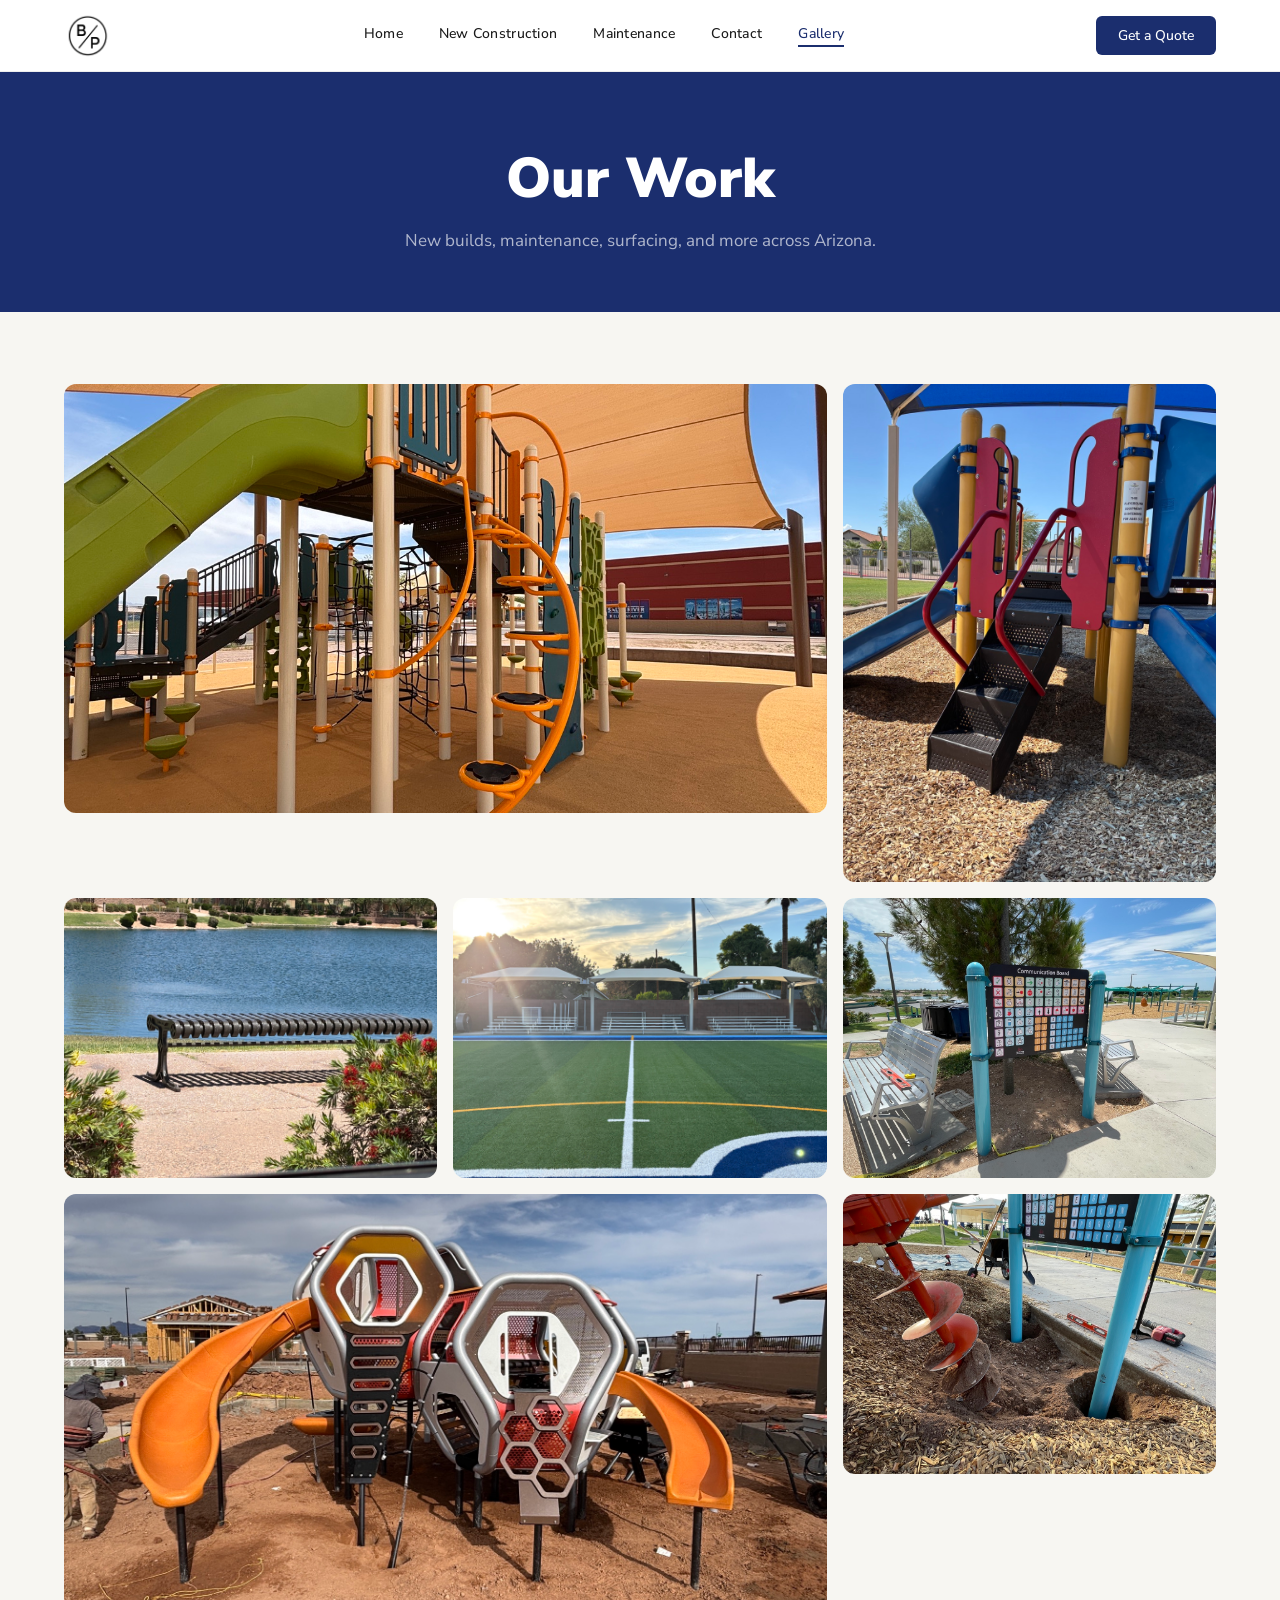
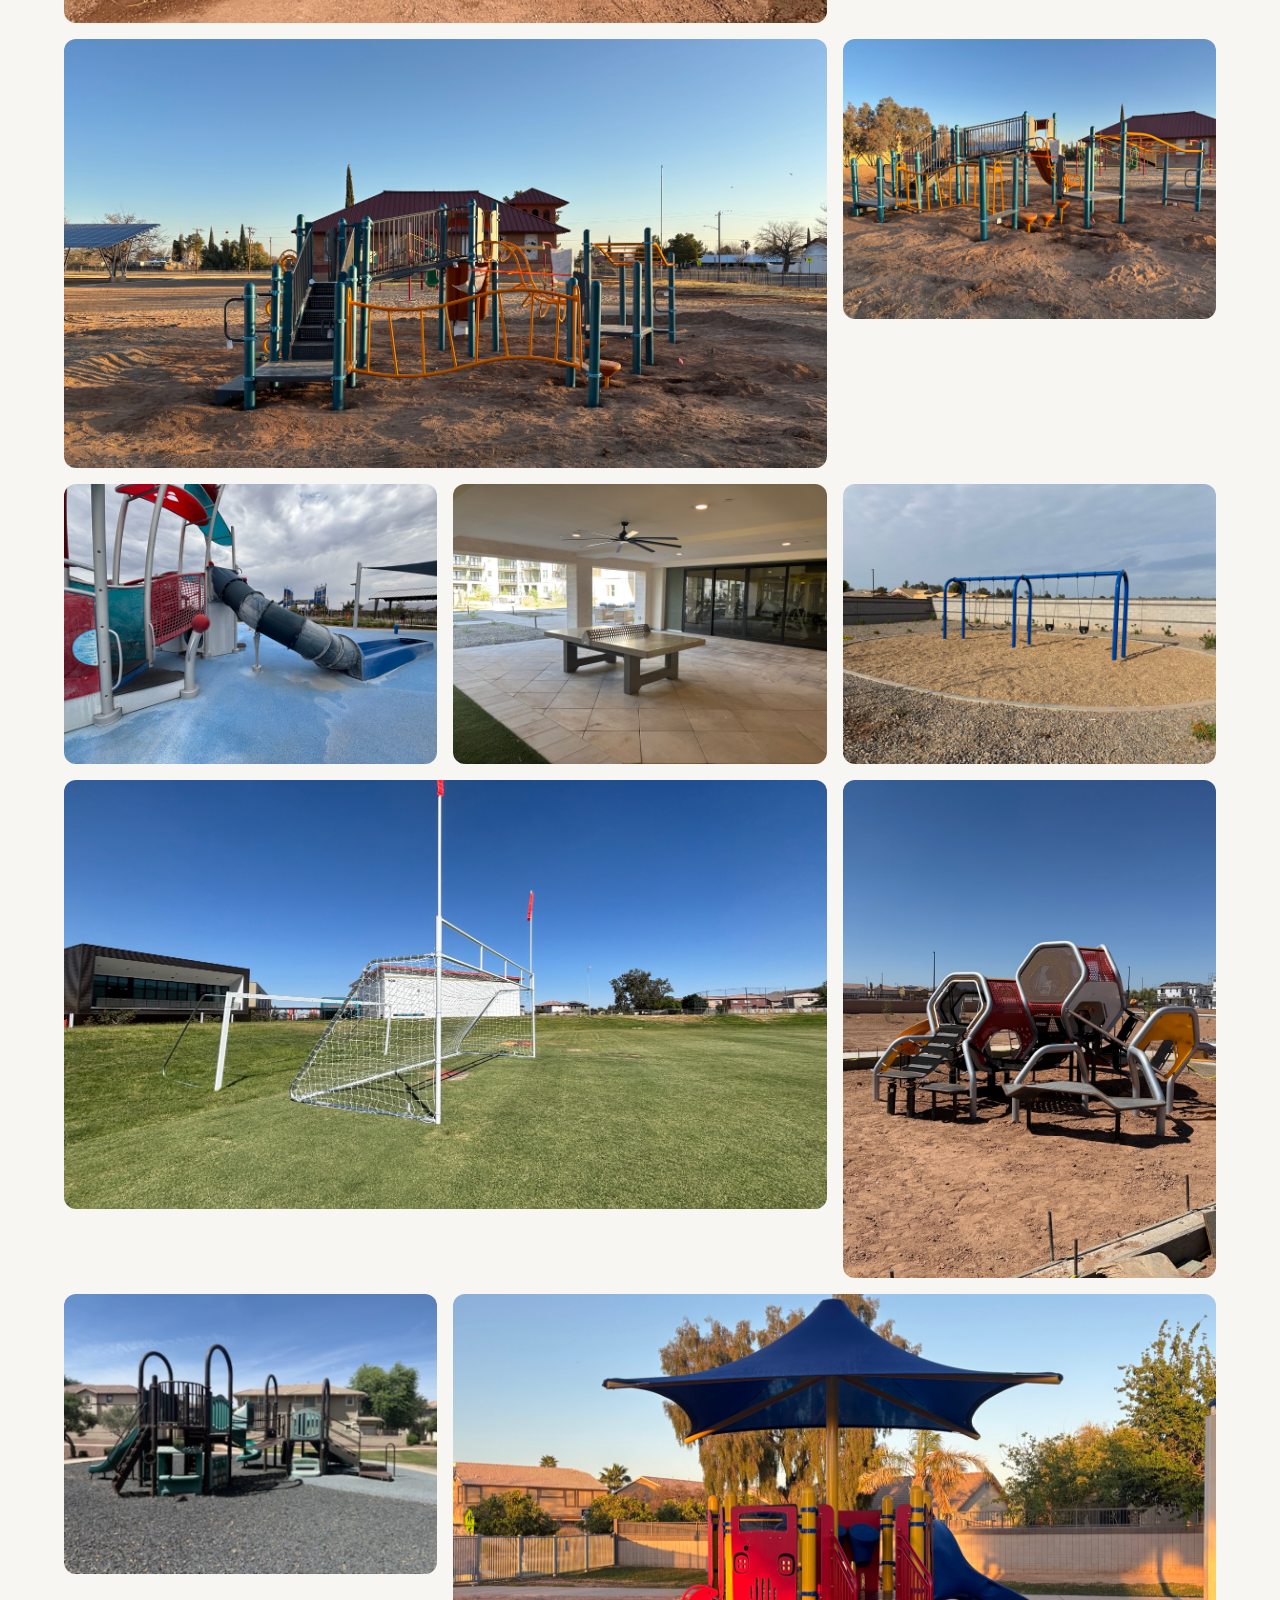
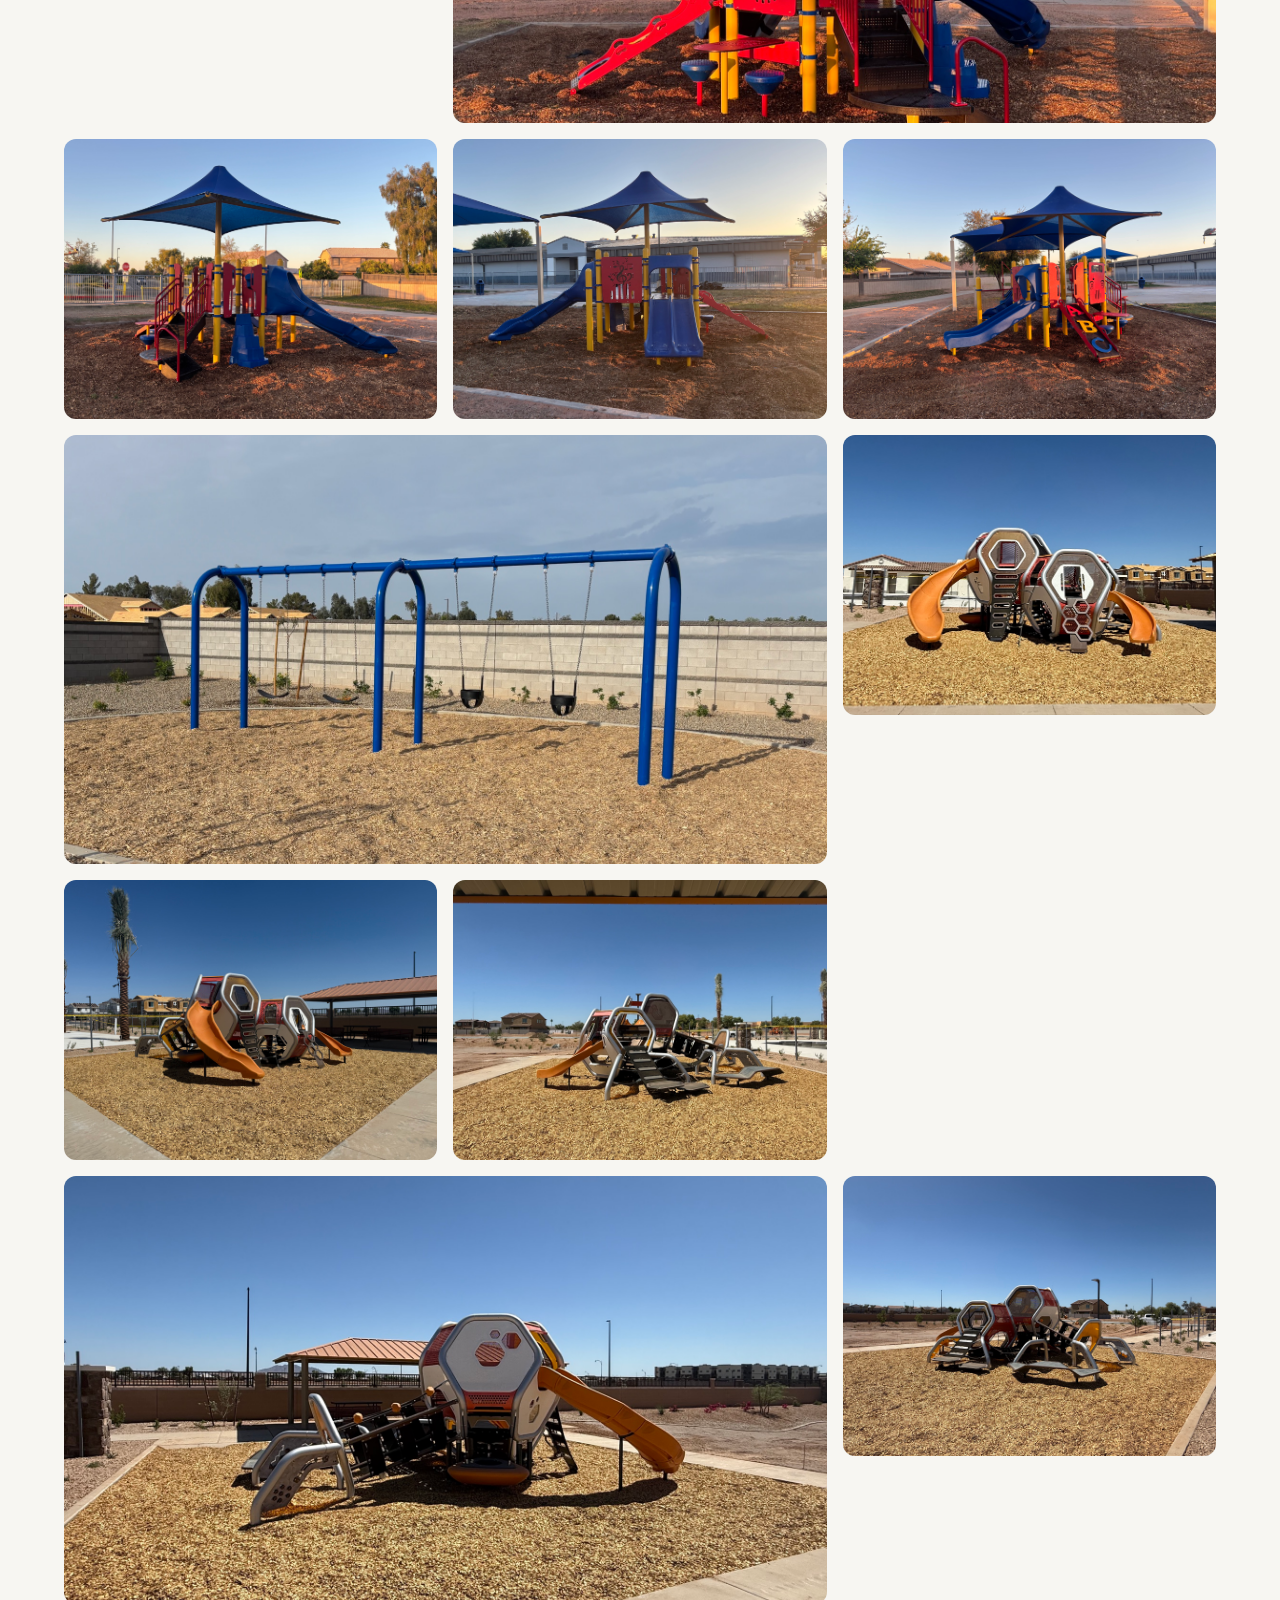
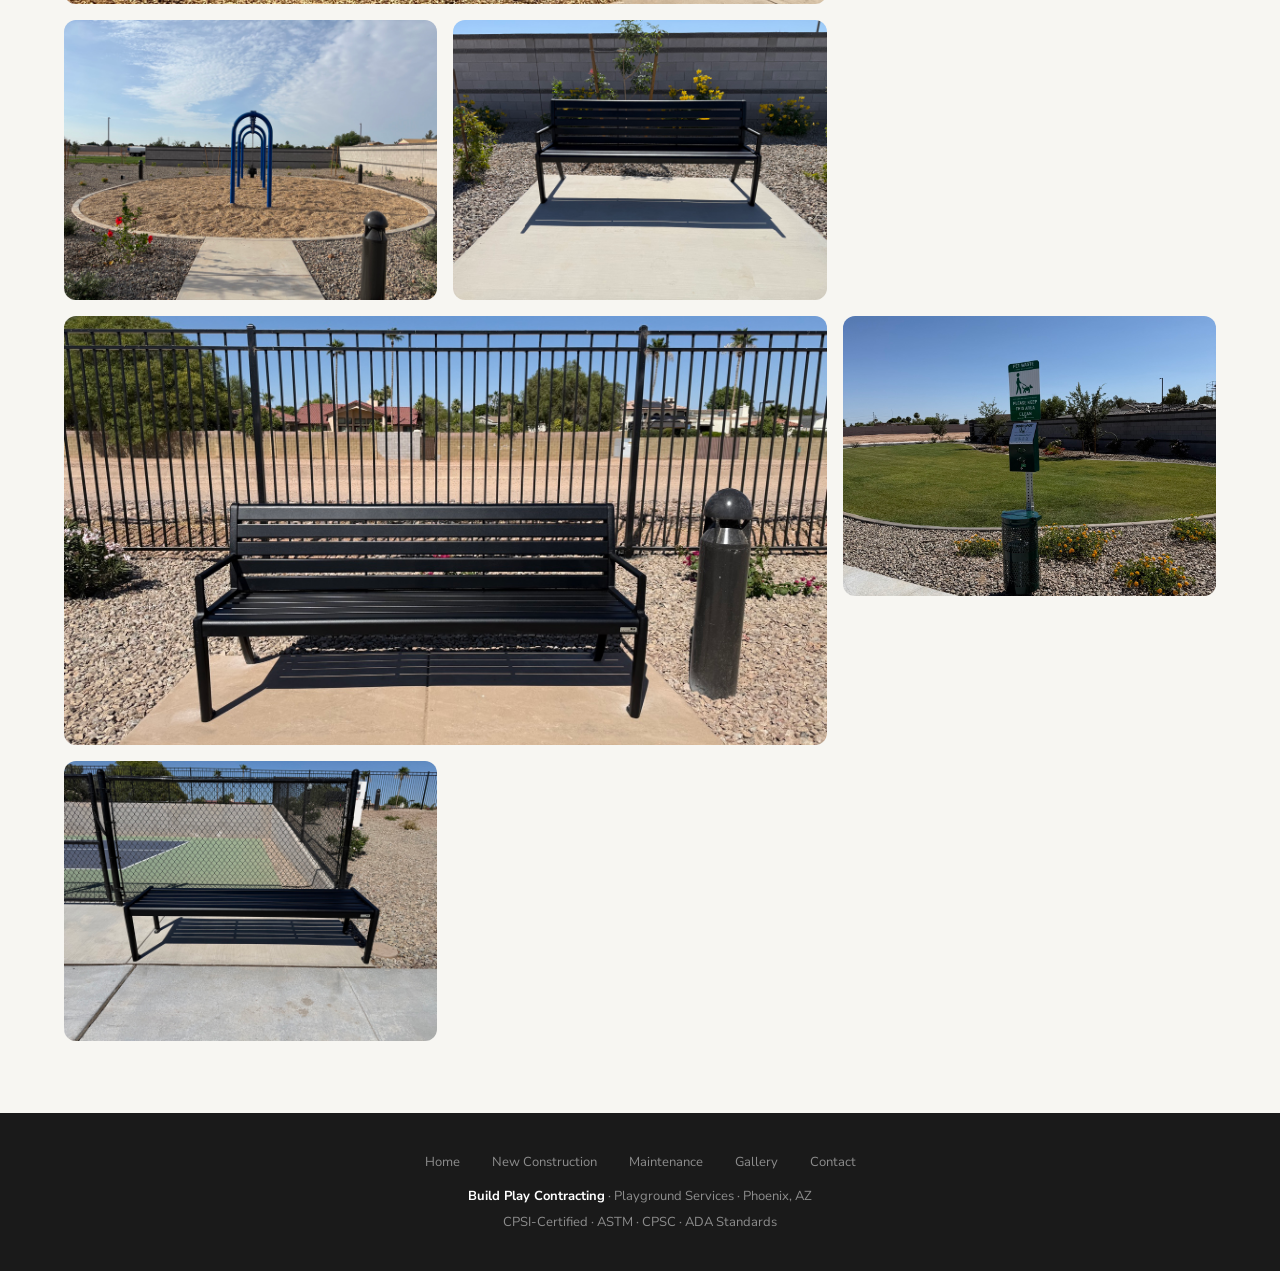
<file: gallery.html>
<!DOCTYPE html>
<html lang="en">
<head>
<meta charset="UTF-8"/>
<meta name="viewport" content="width=device-width, initial-scale=1.0"/>
<title>Gallery — Build Play Contracting</title>
<meta name="description" content="Browse playground construction, maintenance, and surfacing projects completed by Build Play Contracting across Arizona."/>
<link rel="canonical" href="https://buildplaycontracting.com/gallery.html"/>
<meta property="og:site_name" content="Build Play Contracting"/>
<meta property="og:type" content="website"/>
<meta property="og:title" content="Project Gallery — Build Play Contracting"/>
<meta property="og:description" content="Playground builds, maintenance, and surfacing projects across Arizona."/>
<meta property="og:url" content="https://buildplaycontracting.com/gallery.html"/>
<meta property="og:image" content="https://buildplaycontracting.com/img6.jpg"/>
<link href="https://fonts.googleapis.com/css2?family=Nunito+Sans:wght@400;500;600;700;900&display=swap" rel="stylesheet"/>
<style>
:root {
  --navy: #1B2E6E;
  --red: #C0392B;
  --yellow: #F2B01E;
  --charcoal: #1a1a1a;
  --offwhite: #F7F6F2;
  --mid: #6b6b6b;
  --light: #edecea;
}
*, *::before, *::after { box-sizing: border-box; margin: 0; padding: 0; }
html { scroll-behavior: smooth; }
body { font-family: 'Nunito Sans', sans-serif; background: var(--offwhite); color: var(--charcoal); overflow-x: hidden; }
nav {
  position: fixed; top: 0; left: 0; right: 0; z-index: 100;
  display: flex; align-items: center; justify-content: space-between;
  padding: 0 5%; height: 72px; background: white; overflow: visible;
  border-bottom: 1px solid rgba(0,0,0,0.07);
}
.nav-logo { display: flex; align-items: center; text-decoration: none; }
.nav-links { display: flex; gap: 36px; }
.nav-links a { text-decoration: none; font-size: 14px; font-weight: 500; color: var(--charcoal); letter-spacing: 0.02em; transition: color 0.2s; }
.nav-links a:hover { color: var(--navy); }
.nav-links a.active { color: var(--navy); font-weight: 500; border-bottom: 2px solid var(--navy); padding-bottom: 2px; }
.nav-cta { background: var(--navy); color: white; border: none; padding: 10px 22px; border-radius: 6px; font-family: 'Nunito Sans', sans-serif; font-size: 14px; font-weight: 500; cursor: pointer; text-decoration: none; transition: background 0.2s; }
.nav-cta:hover { background: #142258; }
.nav-hamburger {
  display: none; background: none; border: none; cursor: pointer;
  padding: 8px; flex-direction: column; gap: 5px; flex-shrink: 0;
}
.nav-hamburger span {
  display: block; width: 22px; height: 2px;
  background: var(--charcoal); border-radius: 2px;
  transition: transform 0.25s, opacity 0.25s;
}
.nav-hamburger.open span:nth-child(1) { transform: translateY(7px) rotate(45deg); }
.nav-hamburger.open span:nth-child(2) { opacity: 0; }
.nav-hamburger.open span:nth-child(3) { transform: translateY(-7px) rotate(-45deg); }
.nav-mobile {
  display: none; position: fixed; top: 60px; left: 0; right: 0;
  background: white; border-bottom: 1px solid rgba(0,0,0,0.08);
  padding: 8px 6% 20px; flex-direction: column; z-index: 99;
  box-shadow: 0 8px 24px rgba(0,0,0,0.08);
}
.nav-mobile.open { display: flex; }
.nav-mobile a {
  text-decoration: none; font-size: 16px; font-weight: 500;
  color: var(--charcoal); padding: 14px 0;
  border-bottom: 1px solid var(--light);
}
.nav-mobile a:last-child { border-bottom: none; }
.nav-mobile a.active { color: var(--navy); }
.nav-mobile-cta {
  background: var(--navy); color: white !important; border-radius: 6px;
  padding: 14px !important; text-align: center; margin-top: 8px;
  border-bottom: none !important;
}
.page-header {
  padding: 140px 5% 60px;
  background: var(--navy);
  text-align: center;
}
.page-header h1 { font-size: clamp(36px, 5vw, 56px); font-weight: 900; color: white; margin-bottom: 12px; }
.page-header p { font-size: 17px; color: rgba(255,255,255,0.65); }
.gallery-section { padding: 72px 5%; }
.gallery-section .section-inner { max-width: 1200px; margin: 0 auto; }
.gallery-grid {
  display: grid;
  grid-template-columns: repeat(3, 1fr);
  gap: 16px;
}
.gallery-item { border-radius: 12px; overflow: hidden; aspect-ratio: 4/3; }
.gallery-item img { width: 100%; height: 100%; object-fit: cover; display: block; transition: transform 0.4s; }
.gallery-item:hover img { transform: scale(1.04); }
.gallery-item.wide { grid-column: span 2; aspect-ratio: 16/9; }
.gallery-item.tall { aspect-ratio: 3/4; }
footer { background: var(--charcoal); color: rgba(255,255,255,0.5); padding: 40px 5%; text-align: center; font-size: 13px; }
footer strong { color: white; }
.footer-links { display: flex; justify-content: center; gap: 32px; margin-bottom: 16px; flex-wrap: wrap; }
.footer-links a { color: rgba(255,255,255,0.5); text-decoration: none; font-size: 13px; transition: color 0.2s; }
.footer-links a:hover { color: white; }
.fade-up { opacity: 0; transform: translateY(24px); transition: opacity 0.6s ease, transform 0.6s ease; }
.fade-up.visible { opacity: 1; transform: translateY(0); }
@media (max-width: 768px) {
  nav { padding: 0 4%; height: 60px; }
  .nav-links { display: none; }
  .nav-hamburger { display: flex; }
  .nav-logo img { height: 44px !important; }
  .nav-cta { display: none; }
  .page-header { padding: 100px 6% 48px; }
  .gallery-section { padding: 48px 4%; }
  .gallery-grid { grid-template-columns: 1fr 1fr; gap: 10px; }
  .gallery-item.wide { grid-column: span 2; }
}
@media (max-width: 480px) {
  .gallery-section { padding: 40px 4%; }
  .gallery-grid { grid-template-columns: 1fr 1fr; gap: 8px; }
  .gallery-item, .gallery-item.wide, .gallery-item.tall { grid-column: span 1; aspect-ratio: 1 / 1; }
}
</style>
</head>
<body>

<!-- NAV -->
<nav>
  <a href="/" class="nav-logo">
    <img src="logo-mark.png" alt="Build Play Contracting" style="height:48px;"/>
  </a>
  <div class="nav-links">
    <a href="/">Home</a>
    <a href="new-build.html">New Construction</a>
    <a href="maintenance.html">Maintenance</a>
    <a href="/#contact">Contact</a>
    <a href="gallery.html" class="active">Gallery</a>
  </div>
  <a href="/#contact" class="nav-cta">Get a Quote</a>
  <button class="nav-hamburger" id="hamburger" aria-label="Menu">
    <span></span><span></span><span></span>
  </button>
</nav>
<div class="nav-mobile" id="nav-mobile">
  <a href="/">Home</a>
  <a href="new-build.html">New Construction</a>
  <a href="maintenance.html">Maintenance</a>
  <a href="/#contact">Contact</a>
  <a href="gallery.html" class="active">Gallery</a>
  <a href="/#contact" class="nav-mobile-cta">Get a Quote</a>
</div>

<!-- HEADER -->
<div class="page-header">
  <h1>Our Work</h1>
  <p>New builds, maintenance, surfacing, and more across Arizona.</p>
</div>

<!-- GALLERY -->
<section class="gallery-section">
  <div class="section-inner">
    <div class="gallery-grid fade-up">
      <div class="gallery-item wide">
        <img src="img1.jpg" alt="Playground under shade sail"/>
      </div>
      <div class="gallery-item tall">
        <img src="img2.jpg" alt="Playground equipment"/>
      </div>
      <div class="gallery-item">
        <img src="img3.jpg" alt="Park bench"/>
      </div>
      <div class="gallery-item">
        <img src="img4.jpg" alt="Sports court"/>
      </div>
      <div class="gallery-item">
        <img src="img5.jpg" alt="Communication board"/>
      </div>
      <div class="gallery-item wide">
        <img src="img6.jpg" alt="Playground structure"/>
      </div>
      <div class="gallery-item">
        <img src="img7.jpg" alt="Playground amenity"/>
      </div>
      <div class="gallery-item wide">
        <img src="img8.jpg" alt="Playground equipment"/>
      </div>
      <div class="gallery-item">
        <img src="img9.jpg" alt="Playground site"/>
      </div>
      <div class="gallery-item">
        <img src="img10.jpg" alt="Playground maintenance"/>
      </div>
      <div class="gallery-item">
        <img src="img11.jpg" alt="Playground surface"/>
      </div>
      <div class="gallery-item">
        <img src="img12.jpg" alt="Park amenity"/>
      </div>
      <div class="gallery-item wide">
        <img src="img13.jpg" alt="Playground project"/>
      </div>
      <div class="gallery-item tall">
        <img src="img14.jpg" alt="Playground safety"/>
      </div>
      <div class="gallery-item">
        <img src="img15.jpg" alt="Playground completed"/>
      </div>
      <div class="gallery-item wide">
        <img src="img16.jpg" alt="Playground installation" loading="lazy"/>
      </div>
      <div class="gallery-item">
        <img src="img17.jpg" alt="Playground equipment" loading="lazy"/>
      </div>
      <div class="gallery-item">
        <img src="img18.jpg" alt="Playground structure" loading="lazy"/>
      </div>
      <div class="gallery-item">
        <img src="img19.jpg" alt="Play area" loading="lazy"/>
      </div>
      <div class="gallery-item wide">
        <img src="img20.jpg" alt="Completed playground" loading="lazy"/>
      </div>
      <div class="gallery-item">
        <img src="img21.jpg" alt="Playground with slides" loading="lazy"/>
      </div>
      <div class="gallery-item">
        <img src="img22.jpg" alt="Park play structure" loading="lazy"/>
      </div>
      <div class="gallery-item">
        <img src="img23.jpg" alt="Outdoor play space" loading="lazy"/>
      </div>
      <div class="gallery-item wide">
        <img src="img24.jpg" alt="Playground project" loading="lazy"/>
      </div>
      <div class="gallery-item">
        <img src="img25.jpg" alt="Community playground" loading="lazy"/>
      </div>
      <div class="gallery-item">
        <img src="img26.jpg" alt="Park amenity" loading="lazy"/>
      </div>
      <div class="gallery-item">
        <img src="img27.jpg" alt="Site furnishings" loading="lazy"/>
      </div>
      <div class="gallery-item wide">
        <img src="img28.jpg" alt="Playground installation" loading="lazy"/>
      </div>
      <div class="gallery-item">
        <img src="img29.jpg" alt="Park improvement" loading="lazy"/>
      </div>
      <div class="gallery-item">
        <img src="img30.jpg" alt="Park bench and court" loading="lazy"/>
      </div>
    </div>
  </div>
</section>

<!-- FOOTER -->
<footer>
  <div class="footer-links">
    <a href="/">Home</a>
    <a href="new-build.html">New Construction</a>
    <a href="maintenance.html">Maintenance</a>
    <a href="gallery.html">Gallery</a>
    <a href="/#contact">Contact</a>
  </div>
  <p><strong>Build Play Contracting</strong> · Playground Services · Phoenix, AZ</p>
  <p style="margin-top: 8px;">CPSI-Certified · ASTM · CPSC · ADA Standards</p>
</footer>

<script>
  const obs = new IntersectionObserver((entries) => {
    entries.forEach(e => { if (e.isIntersecting) e.target.classList.add('visible'); });
  }, { threshold: 0.1 });
  document.querySelectorAll('.fade-up').forEach(el => obs.observe(el));

  const hamburger = document.getElementById('hamburger');
  const navMobile = document.getElementById('nav-mobile');
  hamburger.addEventListener('click', () => {
    hamburger.classList.toggle('open');
    navMobile.classList.toggle('open');
  });
  navMobile.querySelectorAll('a').forEach(a => {
    a.addEventListener('click', () => {
      hamburger.classList.remove('open');
      navMobile.classList.remove('open');
    });
  });
</script>
</body>
</html>
</file>
